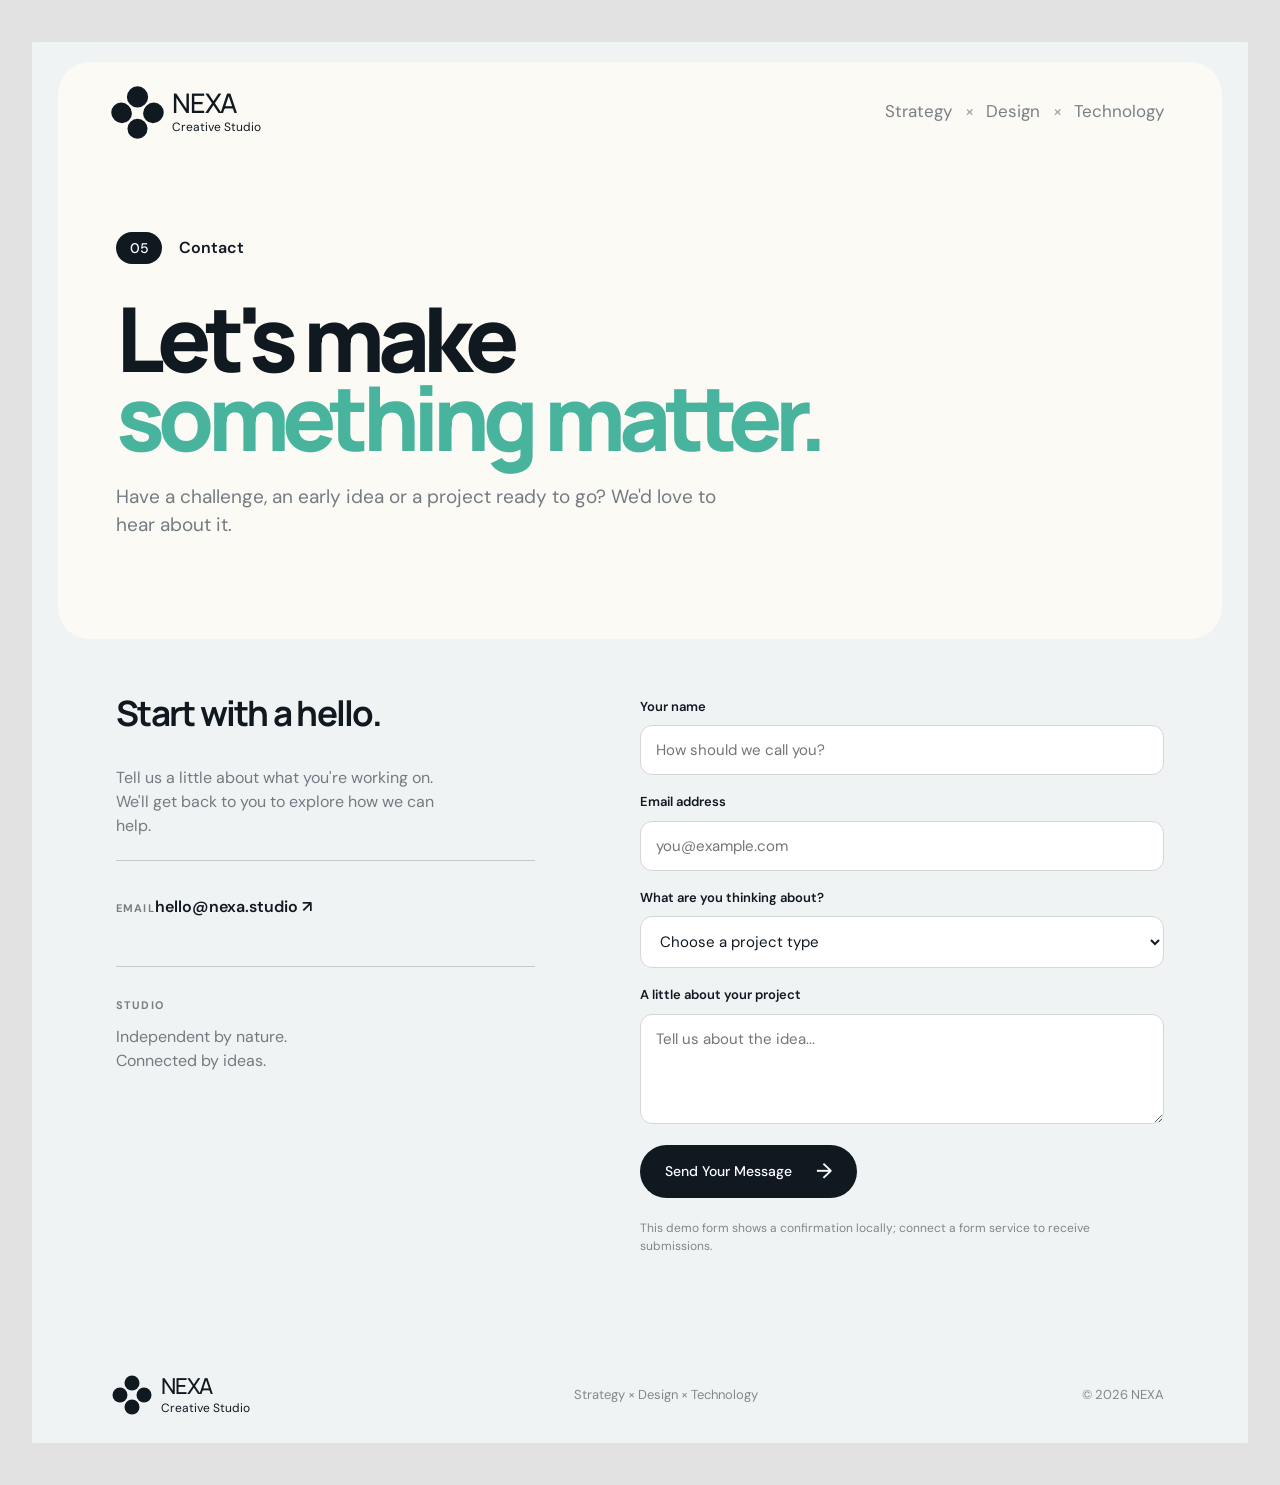
<file: contact.html>
<!DOCTYPE html>
<html lang="en">

<head>
    <meta charset="UTF-8">
    <meta name="viewport" content="width=device-width,initial-scale=1">
    <title>Contact — NEXA</title>
    <link rel="stylesheet" href="css/style.css">
    <link
        href="https://fonts.googleapis.com/css2?family=DM+Sans:wght@400;500;600;700&family=Manrope:wght@400;500;600;700;800&display=swap"
        rel="stylesheet">
    <script defer src="js/main.js"></script>
</head>

<body>
    <div class="site-frame inner-page">
        <header class="topbar"><a class="brand" href="index.html"><span
                    class="brand-mark"><i></i><i></i><i></i><i></i></span><span
                    class="brand-copy"><b>NEXA</b><small>Creative Studio</small></span></a><button class="menu-toggle"
                aria-label="Open navigation" aria-expanded="false">☰</button>
            <nav class="nav"><a href="services.html">Strategy <span>×</span></a><a href="work.html">Design
                    <span>×</span></a><a href="technology.html">Technology</a></nav>
        </header>
        <main>
            <section class="page-hero section-pad">
                <div class="eyebrow">
                    <span class="number">
                        05
                    </span>
                    <span>
                        Contact
                    </span>
                </div>
                <h1>Let's make<br>
                    <em>something matter.</em>
                </h1>
                <p class="lead">
                    Have a challenge, an early idea or a project ready to go? We'd love to hear about it.
                </p>
            </section>
            <section class="contact-layout section-pad">
                <div class="contact-note">
                    <h2>Start with a hello.</h2>
                    <p>Tell us a little about what you're working on. We'll get back to you to explore how we can help.
                    </p>
                    <div class="contact-line"><span>EMAIL</span><a href="mailto:hello@nexa.studio">hello@nexa.studio
                            ↗</a></div>
                    <div class="contact-line"><span>STUDIO</span>
                        <p>Independent by nature.<br>Connected by ideas.</p>
                    </div>
                </div>
                <form class="contact-form" id="contactForm"><label for="name">Your name</label><input id="name"
                        name="name" placeholder="How should we call you?" required><label for="email">Email
                        address</label><input id="email" name="email" type="email" placeholder="you@example.com"
                        required><label for="project">What are you thinking about?</label><select id="project"
                        name="project" required>
                        <option value="">Choose a project type</option>
                        <option>Brand strategy</option>
                        <option>Digital experience</option>
                        <option>Technology</option>
                        <option>Something else</option>
                    </select><label for="message">A little about your project</label><textarea id="message"
                        name="message" rows="4" placeholder="Tell us about the idea..." required></textarea><button
                        class="pill-button" type="submit">Send Your Message <span>→</span></button>
                    <p class="form-note" id="formNote" aria-live="polite">This demo form shows a confirmation locally;
                        connect a form service to receive submissions.</p>
                </form>
            </section>
        </main>
        <footer class="footer"><a class="brand" href="index.html"><span
                    class="brand-mark"><i></i><i></i><i></i><i></i></span><span
                    class="brand-copy"><b>NEXA</b><small>Creative Studio</small></span></a><span>Strategy × Design ×
                Technology</span><span>© <span class="year"></span> NEXA</span></footer>
    </div>
</body>

</html>
</file>
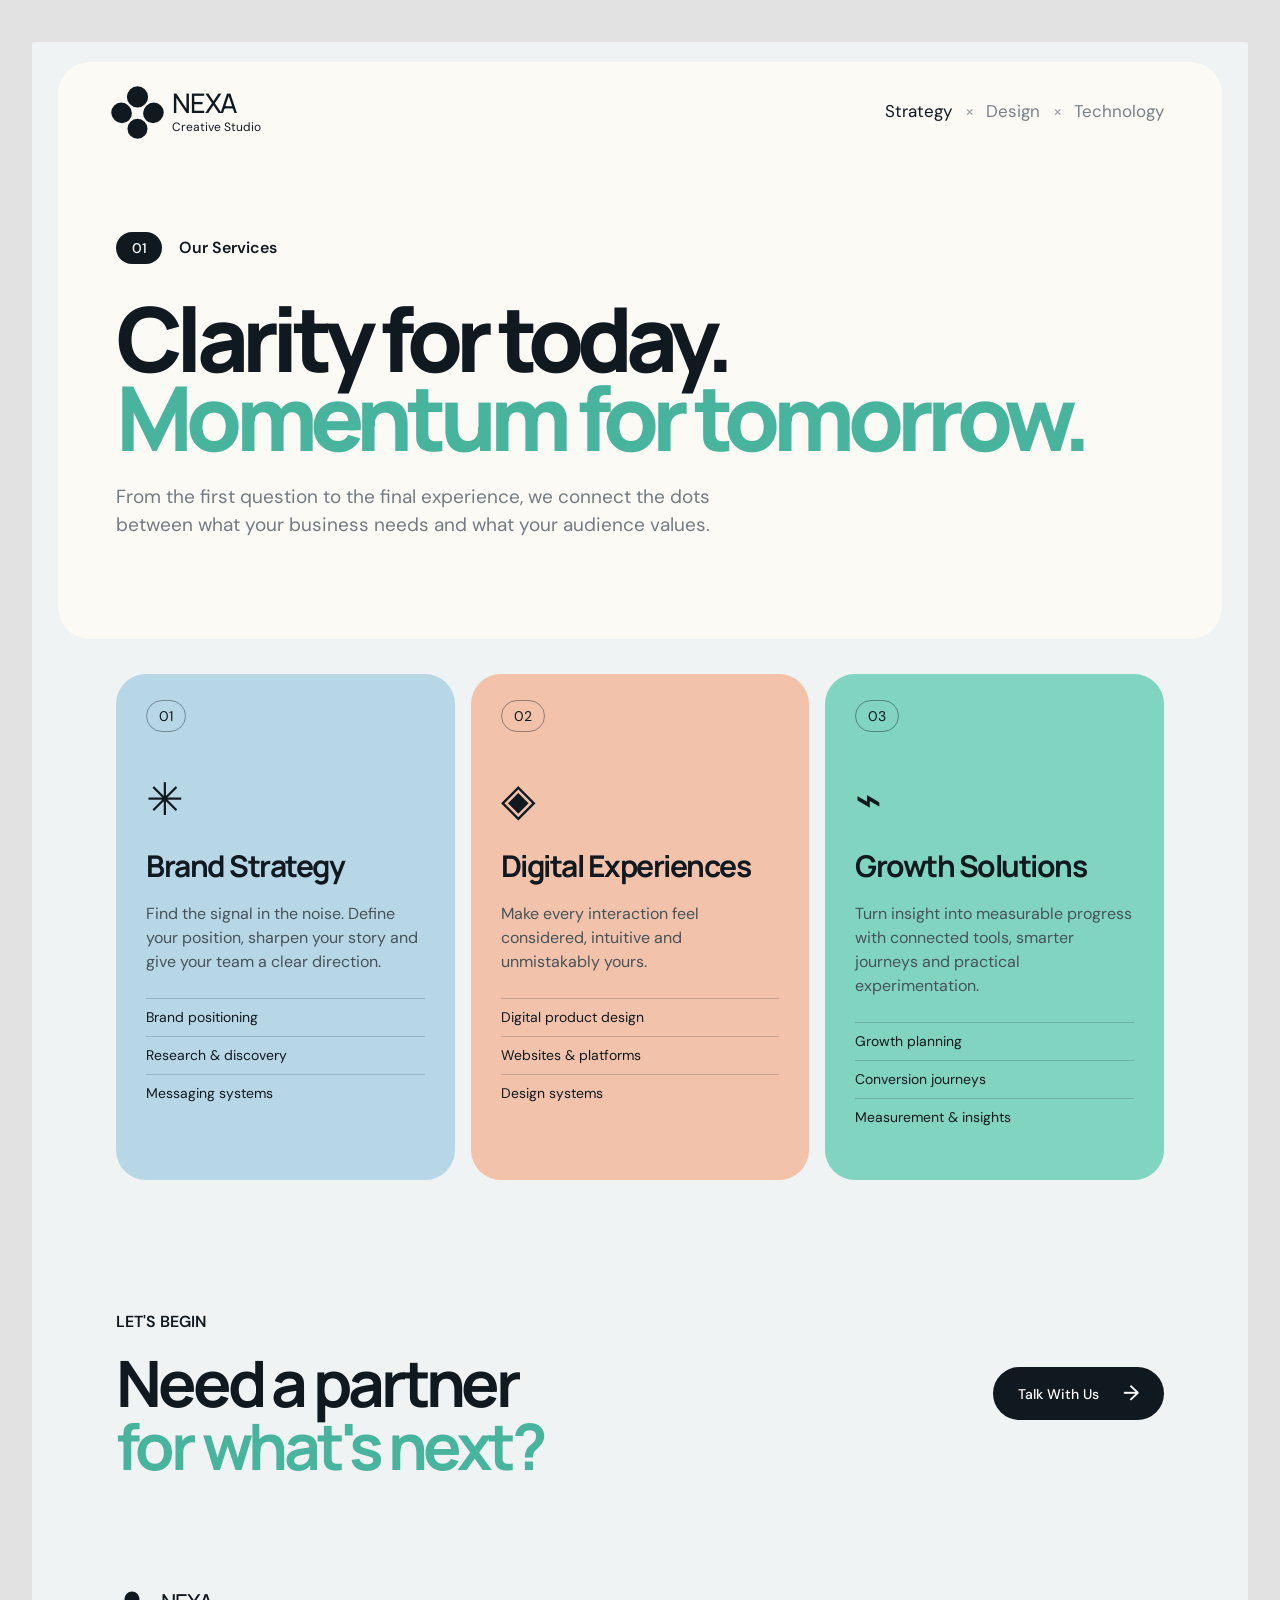
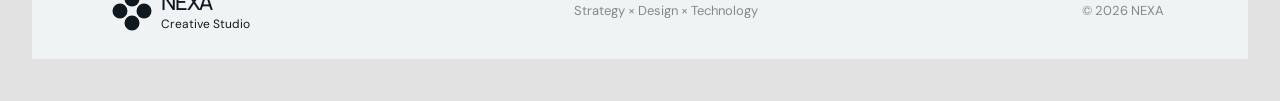
<file: services.html>
<!DOCTYPE html>
<html lang="en">

<head>
    <meta charset="UTF-8">
    <meta name="viewport" content="width=device-width,initial-scale=1">
    <title>Services — NEXA</title>
    <link rel="stylesheet" href="css/style.css">
    <link
        href="https://fonts.googleapis.com/css2?family=DM+Sans:wght@400;500;600;700&family=Manrope:wght@400;500;600;700;800&display=swap"
        rel="stylesheet">
    <script defer src="js/main.js"></script>
</head>

<body>
    <div class="site-frame inner-page">
        <header class="topbar"><a class="brand" href="index.html"><span
                    class="brand-mark"><i></i><i></i><i></i><i></i></span><span
                    class="brand-copy"><b>NEXA</b><small>Creative Studio</small></span></a><button class="menu-toggle"
                aria-label="Open navigation" aria-expanded="false">☰</button>
            <nav class="nav"><a class="active" href="services.html">Strategy <span>×</span></a><a
                    href="work.html">Design <span>×</span></a><a href="technology.html">Technology</a></nav>
        </header>
        <main>
            <section class="page-hero section-pad">
                <div class="eyebrow"><span class="number">01</span><span>Our Services</span></div>
                <h1>Clarity for today.<br><em>Momentum for tomorrow.</em></h1>
                <p class="lead">From the first question to the final experience, we connect the dots between what your
                    business needs and what your audience values.</p>
            </section>
            <section class="service-detail-grid section-pad">
                <article id="strategy" class="detail-card detail-blue"><span class="big-index">01</span><span
                        class="detail-symbol">✳</span>
                    <h2>Brand Strategy</h2>
                    <p>Find the signal in the noise. Define your position, sharpen your story and give your team a clear
                        direction.</p>
                    <ul>
                        <li>Brand positioning</li>
                        <li>Research & discovery</li>
                        <li>Messaging systems</li>
                    </ul>
                </article>
                <article class="detail-card detail-peach"><span class="big-index">02</span><span
                        class="detail-symbol">◈</span>
                    <h2>Digital Experiences</h2>
                    <p>Make every interaction feel considered, intuitive and unmistakably yours.</p>
                    <ul>
                        <li>Digital product design</li>
                        <li>Websites & platforms</li>
                        <li>Design systems</li>
                    </ul>
                </article>
                <article class="detail-card detail-mint"><span class="big-index">03</span><span
                        class="detail-symbol">⌁</span>
                    <h2>Growth Solutions</h2>
                    <p>Turn insight into measurable progress with connected tools, smarter journeys and practical
                        experimentation.</p>
                    <ul>
                        <li>Growth planning</li>
                        <li>Conversion journeys</li>
                        <li>Measurement & insights</li>
                    </ul>
                </article>
            </section>
            <section class="cta section-pad">
                <div><span class="eyebrow">LET'S BEGIN</span>
                    <h2>Need a partner<br><em>for what's next?</em></h2>
                </div><a class="pill-button" href="contact.html">Talk With Us <span>→</span></a>
            </section>
        </main>
        <footer class="footer"><a class="brand" href="index.html"><span
                    class="brand-mark"><i></i><i></i><i></i><i></i></span><span
                    class="brand-copy"><b>NEXA</b><small>Creative Studio</small></span></a><span>Strategy × Design ×
                Technology</span><span>© <span class="year"></span> NEXA</span></footer>
    </div>
</body>

</html>
</file>
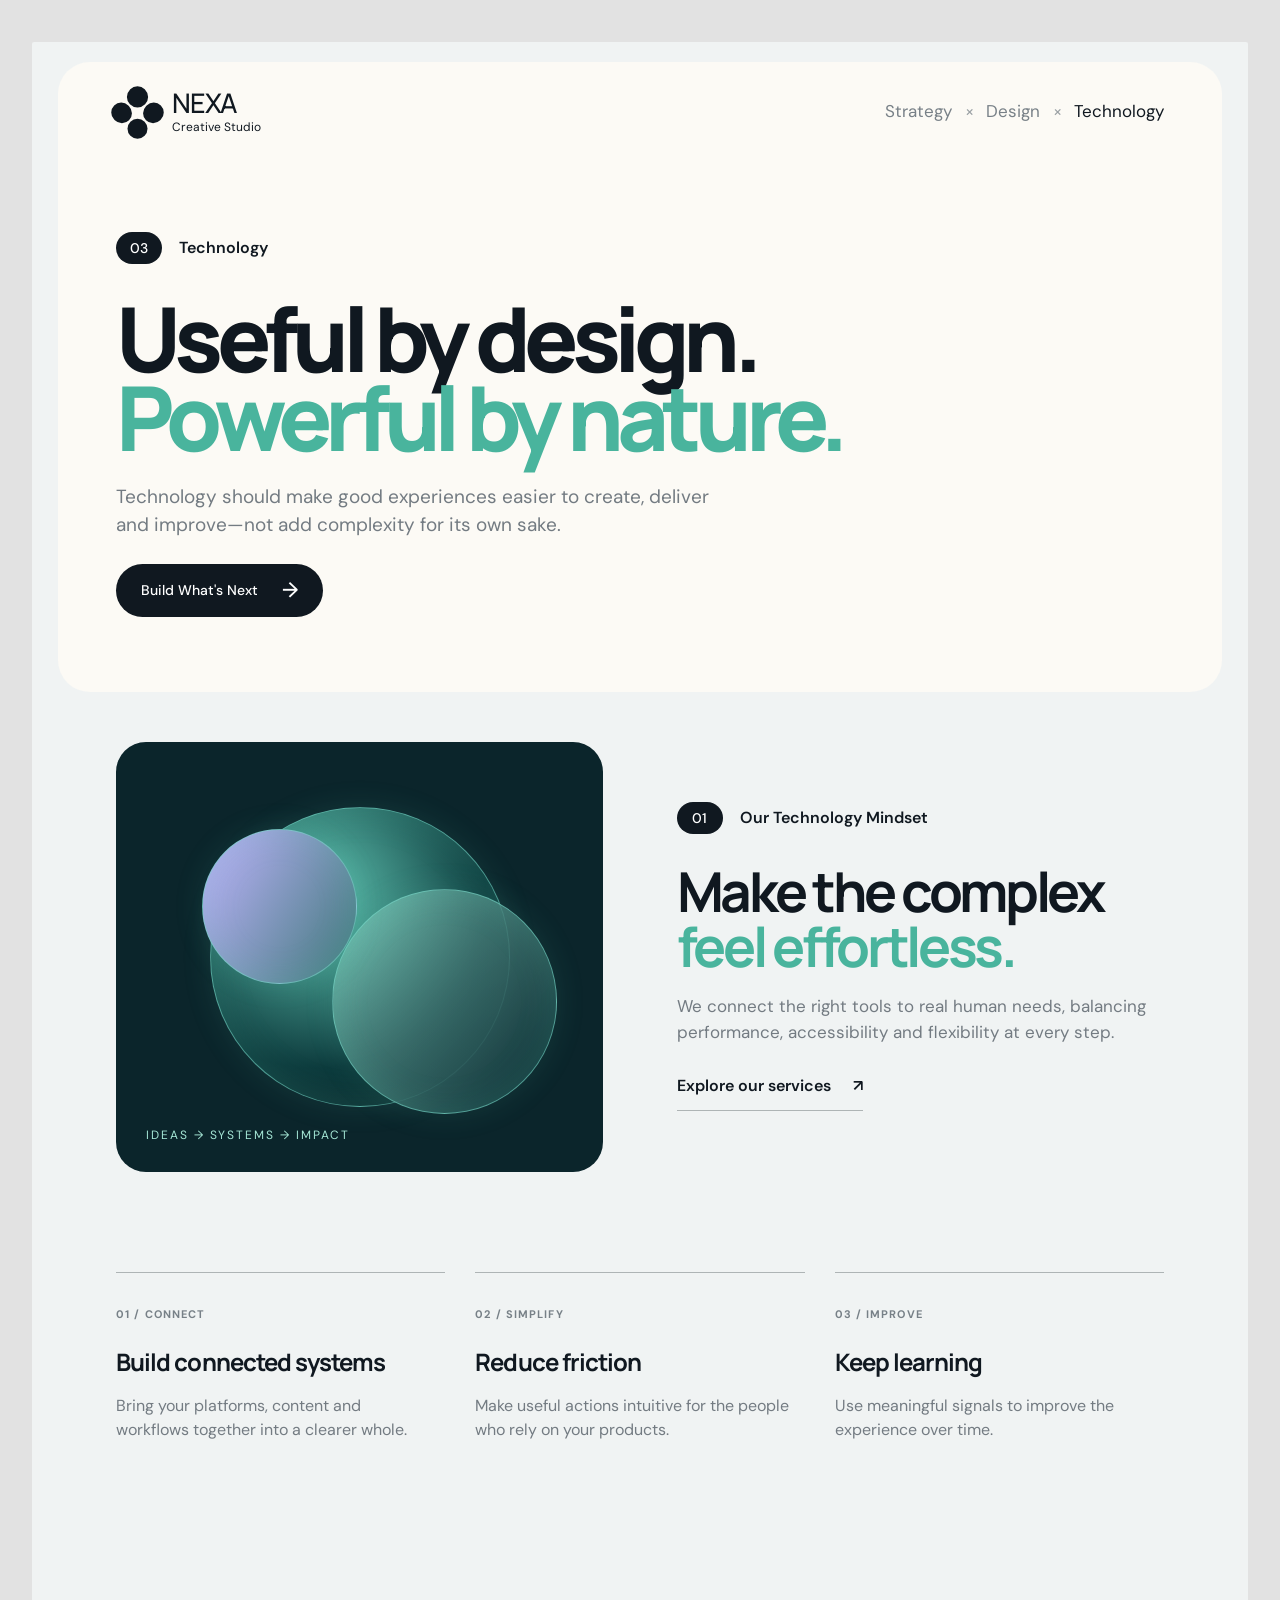
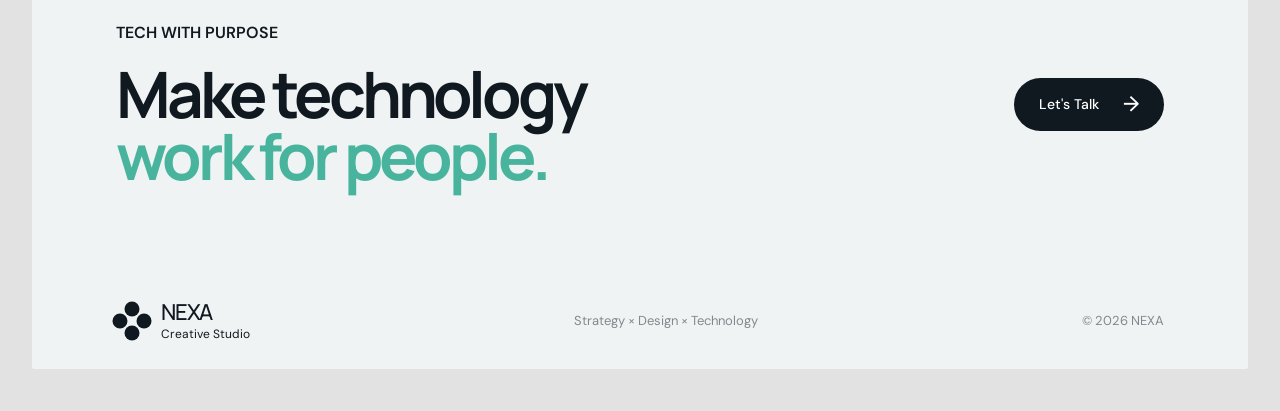
<file: technology.html>
<!DOCTYPE html>
<html lang="en">

<head>
    <meta charset="UTF-8">
    <meta name="viewport" content="width=device-width,initial-scale=1">
    <title>Technology — NEXA</title>
    <link rel="stylesheet" href="css/style.css">
    <link
        href="https://fonts.googleapis.com/css2?family=DM+Sans:wght@400;500;600;700&family=Manrope:wght@400;500;600;700;800&display=swap"
        rel="stylesheet">
    <script defer src="js/main.js"></script>
</head>

<body>
    <div class="site-frame inner-page">
        <header class="topbar"><a class="brand" href="index.html"><span
                    class="brand-mark"><i></i><i></i><i></i><i></i></span><span
                    class="brand-copy"><b>NEXA</b><small>Creative Studio</small></span></a><button class="menu-toggle"
                aria-label="Open navigation" aria-expanded="false">☰</button>
            <nav class="nav"><a href="services.html">Strategy <span>×</span></a><a href="work.html">Design
                    <span>×</span></a><a class="active" href="technology.html">Technology</a></nav>
        </header>
        <main>
            <section class="page-hero section-pad tech-hero">
                <div class="eyebrow"><span class="number">03</span><span>Technology</span></div>
                <h1>Useful by design.<br><em>Powerful by nature.</em></h1>
                <p class="lead">Technology should make good experiences easier to create, deliver and improve—not add
                    complexity for its own sake.</p><a class="pill-button" href="contact.html">Build What's Next
                    <span>→</span></a>
            </section>
            <section class="tech-feature section-pad">
                <div class="tech-art">
                    <div class="orb orb-a"></div>
                    <div class="orb orb-b"></div>
                    <div class="orb orb-c"></div><span>IDEAS → SYSTEMS → IMPACT</span>
                </div>
                <div class="tech-copy">
                    <div class="eyebrow"><span class="number">01</span><span>Our Technology Mindset</span></div>
                    <h2>Make the complex<br><em>feel effortless.</em></h2>
                    <p>We connect the right tools to real human needs, balancing performance, accessibility and
                        flexibility at every step.</p><a class="text-link" href="services.html">Explore our services
                        <span>↗</span></a>
                </div>
            </section>
            <section class="principles section-pad">
                <article><span>01 / CONNECT</span>
                    <h3>Build connected systems</h3>
                    <p>Bring your platforms, content and workflows together into a clearer whole.</p>
                </article>
                <article><span>02 / SIMPLIFY</span>
                    <h3>Reduce friction</h3>
                    <p>Make useful actions intuitive for the people who rely on your products.</p>
                </article>
                <article><span>03 / IMPROVE</span>
                    <h3>Keep learning</h3>
                    <p>Use meaningful signals to improve the experience over time.</p>
                </article>
            </section>
            <section class="cta section-pad">
                <div><span class="eyebrow">TECH WITH PURPOSE</span>
                    <h2>Make technology<br><em>work for people.</em></h2>
                </div><a class="pill-button" href="contact.html">Let's Talk <span>→</span></a>
            </section>
        </main>
        <footer class="footer"><a class="brand" href="index.html"><span
                    class="brand-mark"><i></i><i></i><i></i><i></i></span><span
                    class="brand-copy"><b>NEXA</b><small>Creative Studio</small></span></a><span>Strategy × Design ×
                Technology</span><span>© <span class="year"></span> NEXA</span></footer>
    </div>
</body>

</html>
</file>
<file: css/style.css>
* {
    box-sizing: border-box
}

:root {
    --ink: #101820;
    --muted: #737b82;
    --cream: #fcfaf5;
    --outer: #e2e2e2;
    --mint: #49b49d;
    --night: #0d171e;
    --radius: 34px
}

html {
    scroll-behavior: smooth
}

body {
    margin: 0;
    background: var(--outer);
    color: var(--ink);
    font-family: "DM Sans", sans-serif;
    font-size: 16px;
    line-height: 1.5;
    -webkit-font-smoothing: antialiased
}

.site-frame {
    width: min(1360px, calc(100% - 64px));
    margin: 42px auto;
    background: #f0f3f3;
    padding: 20px 26px 0;
    border-radius: 2px
}

.topbar {
    height: 100px;
    background: var(--cream);
    border-radius: 32px 32px 0 0;
    display: flex;
    align-items: center;
    justify-content: space-between;
    padding: 28px 5%;
    position: relative;
    z-index: 4
}

.brand {
    display: inline-flex;
    align-items: center;
    gap: 13px;
    text-decoration: none;
    color: var(--ink)
}

.brand-mark {
    width: 43px;
    height: 43px;
    display: grid;
    grid-template-columns: 1fr 1fr;
    gap: 2px;
    transform: rotate(45deg)
}

.brand-mark i {
    display: block;
    background: var(--ink);
    border-radius: 50%
}

.brand-copy {
    display: flex;
    flex-direction: column;
    line-height: 1.1
}

.brand-copy b {
    font: 500 27px/1 "Manrope", sans-serif;
    letter-spacing: -1.3px
}

.brand-copy small {
    font-size: 12px;
    margin-top: 5px
}

.nav {
    display: flex;
    gap: 12px;
    align-items: center
}

.nav a {
    font-size: 17px;
    text-decoration: none;
    color: #788087;
    transition: color .2s
}

.nav a:hover,
.nav a.active {
    color: var(--ink)
}

.nav a span {
    padding-left: 8px;
    color: #9aa0a4
}

.menu-toggle {
    display: none;
    border: 0;
    background: none;
    font-size: 28px;
    color: var(--ink)
}

.section-pad {
    padding: 50px 5%
}

.hero {
    background: var(--cream);
    display: grid;
    grid-template-columns: .92fr 1.8fr;
    gap: 5%;
    padding-top: 18px;
    padding-bottom: 31px;
    min-height: 650px;
    border-radius: 0 0 32px 32px
}

.hero-copy {
    display: flex;
    flex-direction: column;
    align-items: flex-start;
    padding-top: 34px
}

.eyebrow {
    display: flex;
    align-items: center;
    gap: 17px;
    font-weight: 600;
    font-size: 16px
}

.number {
    background: var(--ink);
    color: white;
    border-radius: 99px;
    min-width: 46px;
    height: 32px;
    display: inline-flex;
    align-items: center;
    justify-content: center;
    font-size: 14px;
    font-weight: 500
}

.hero h1,
.page-hero h1 {
    font-family: "Manrope", sans-serif;
    font-weight: 800;
    font-size: clamp(54px, 6.1vw, 92px);
    letter-spacing: -.075em;
    line-height: .88;
    margin: 36px 0 25px
}

.hero h1 em,
.page-hero h1 em,
.statement h2 em,
.cta h2 em,
.tech-copy h2 em,
.about-text h2 em {
    font-style: normal;
    color: var(--mint)
}

.lead {
    font-size: 18px;
    line-height: 1.5;
    color: var(--muted);
    max-width: 365px;
    margin: 0 0 24px
}

.pill-button {
    display: inline-flex;
    align-items: center;
    justify-content: space-between;
    gap: 24px;
    border: 0;
    border-radius: 100px;
    padding: 16px 25px;
    background: var(--ink);
    color: #fff;
    text-decoration: none;
    font: 500 14px "DM Sans", sans-serif;
    transition: transform .2s, background .2s;
    cursor: pointer
}

.pill-button:hover {
    transform: translateY(-2px);
    background: #263943
}

.pill-button span {
    font-size: 21px;
    line-height: 1
}

.trusted {
    display: flex;
    align-items: center;
    gap: 15px;
    margin-top: auto;
    padding-top: 28px;
    color: #8a9095;
    font-size: 13px;
    line-height: 1.35
}

.avatars {
    display: flex;
    padding-left: 3px
}

.avatars img {
    width: 40px;
    height: 40px;
    object-fit: cover;
    border-radius: 50%;
    border: 2px solid var(--cream);
    margin-left: -4px
}

.service-cards {
    display: grid;
    grid-template-columns: repeat(3, minmax(0, 1fr));
    gap: 14px;
    min-width: 0;
}

/* .service-card {
    min-height: 450px;
    border-radius: 33px;
    position: relative;
    overflow: hidden;
    text-decoration: none;
    color: white;
    background: #111c24;
    display: flex;
    flex-direction: column;
    justify-content: space-between;
    padding: 18px 23px 23px;
    height: 470px;
    isolation: isolate
} */

.service-card {
    min-width: 0;
    min-height: 480px;
    border-radius: 33px;
    position: relative;
    overflow: hidden;
    text-decoration: none;
    color: white;
    background: #111c24;
    display: flex;
    flex-direction: column;
    justify-content: space-between;
    padding: 18px 23px 23px;
    height: 550px;
    isolation: isolate;
}

.service-card:before {
    content: "";
    position: absolute;
    inset: 0;
    z-index: -2;
    background-image: url("../assets/service-triptych.png");
    background-size: cover;
    background-position: center;
    background-repeat: no-repeat;
    transition: transform .5s
}

.service-card:hover:before {
    transform: scale(1.045)
}

.card-blue:before {
    background-position: left center
}

.card-peach:before {
    background-position: center center
}

.card-mint:before {
    background-position: right center
}

.service-card:after {
    content: "";
    position: absolute;
    inset: 30% 0 0;
    z-index: -1;
    background: linear-gradient(transparent, rgba(3, 11, 16, .92) 83%)
}

.icon-bubble {
    height: 67px;
    width: 67px;
    border-radius: 50%;
    background: #071018;
    color: white;
    display: grid;
    place-items: center;
    font-size: 31px;
    border: 1px solid #ffffff20
}

.card-text h2 {
    font-size: 25px;
    line-height: 1.13;
    letter-spacing: -.04em;
    margin: 0 0 10px;
    font-weight: 600
}

.card-text p {
    font-size: 16px;
    line-height: 1.45;
    margin: 0;
    color: #f2f3f2
}

.approach {
    background: var(--night);
    color: #f8f8f5;
    margin-top: 20px;
    border-radius: 32px;
    display: grid;
    grid-template-columns: .82fr 1.5fr;
    gap: 5%;
    min-height: 490px
}

.light .number {
    background: #f8f8f5;
    color: var(--ink)
}

.approach-intro h2 {
    font: 700 clamp(42px, 4vw, 62px)/.98 "Manrope", sans-serif;
    letter-spacing: -.065em;
    margin: 35px 0 18px
}

.approach-intro p {
    color: #aab2b7;
    max-width: 310px;
    margin-bottom: 24px
}

.light-button {
    background: #f8f8f5;
    color: var(--ink)
}

.light-button:hover {
    background: #dce9e5
}

.approach-visual {
    display: grid;
    grid-template-columns: 1fr 1fr;
    grid-template-rows: 1fr 1fr;
    gap: 13px;
    min-height: 350px
}

.portrait-panel {
    grid-row: span 2;
    border-radius: 29px;
    overflow: hidden;
    background: #a5a8a7
}

.portrait-panel img {
    width: 100%;
    height: 100%;
    object-fit: cover;
    object-position: center
}

.step-card {
    position: relative;
    border-radius: 28px;
    padding: 25px 26px;
    text-decoration: none;
    color: var(--ink);
    display: flex;
    flex-direction: column;
    justify-content: center;
    min-height: 170px;
    overflow: hidden
}

.discover {
    background: #c6b6fa
}

.design {
    background: #202d3b;
    color: #f8f8f5
}

.step-icon {
    font-size: 32px
}

.step-no {
    position: absolute;
    right: 22px;
    top: 17px;
    font-size: 27px;
    opacity: .28
}

.step-card h3 {
    font-size: 23px;
    letter-spacing: -.04em;
    margin: 15px 0 4px
}

.step-card p {
    margin: 0;
    max-width: 220px;
    font-size: 15px;
    line-height: 1.4
}

.step-arrow {
    position: absolute;
    right: 23px;
    bottom: 17px
}

.statement {
    display: grid;
    grid-template-columns: .65fr 1.5fr;
    gap: 6%;
    padding-top: 100px;
    padding-bottom: 90px
}

.statement-content h2 {
    font: 700 clamp(34px, 4.5vw, 61px)/1.06 "Manrope", sans-serif;
    letter-spacing: -.06em;
    margin: 0 0 22px
}

.statement-content p {
    max-width: 540px;
    color: var(--muted);
    font-size: 18px
}

.text-link {
    display: inline-flex;
    gap: 22px;
    align-items: center;
    color: var(--ink);
    font-weight: 600;
    text-decoration: none;
    border-bottom: 1px solid #aeb4b5;
    padding: 12px 0
}

.metrics {
    display: grid;
    grid-template-columns: repeat(4, 1fr);
    background: #d9e9e4;
    border-radius: 26px;
    padding: 34px 5%;
    gap: 20px
}

.metrics div {
    display: flex;
    flex-direction: column;
    gap: 5px
}

.metrics strong {
    font: 700 40px "Manrope", sans-serif;
    letter-spacing: -.06em
}

.metrics span {
    font-size: 14px;
    color: #677873
}

.cta {
    display: flex;
    align-items: center;
    justify-content: space-between;
    gap: 30px;
    padding-top: 85px;
    padding-bottom: 85px
}

.cta h2 {
    font: 700 clamp(42px, 5vw, 70px)/.98 "Manrope", sans-serif;
    letter-spacing: -.065em;
    margin: 18px 0 0
}

.footer {
    padding: 28px 5%;
    display: flex;
    align-items: center;
    justify-content: space-between;
    gap: 20px;
    color: #82898e;
    font-size: 13px
}

.footer .brand-copy b {
    font-size: 22px
}

.footer .brand-mark {
    width: 32px;
    height: 32px
}

.inner-page .topbar {
    border-radius: 32px 32px 0 0
}

.page-hero {
    background: var(--cream);
    padding-top: 70px;
    padding-bottom: 75px;
    border-radius: 0 0 32px 32px
}

.page-hero h1 {
    font-size: clamp(54px, 7vw, 94px);
    max-width: 980px;
    margin: 35px 0 26px
}

.page-hero .lead {
    max-width: 600px;
    font-size: 19px
}

.service-detail-grid {
    display: grid;
    grid-template-columns: repeat(3, 1fr);
    gap: 16px;
    padding-top: 35px;
    padding-bottom: 45px
}

.detail-card {
    border-radius: 30px;
    min-height: 420px;
    padding: 30px;
    position: relative;
    overflow: hidden
}

.detail-blue {
    background: #b8d7e6
}

.detail-peach {
    background: #f2c2aa
}

.detail-mint {
    background: #80d4c0
}

.big-index {
    font-size: 14px;
    border: 1px solid #17212970;
    border-radius: 100px;
    padding: 6px 12px
}

.detail-symbol {
    display: block;
    font-size: 45px;
    margin-top: 38px
}

.detail-card h2 {
    font: 700 30px "Manrope", sans-serif;
    letter-spacing: -.05em;
    margin: 12px 0
}

.detail-card p {
    color: #46535a;
    max-width: 310px
}

.detail-card ul {
    list-style: none;
    padding: 0;
    margin-top: 24px;
    font-size: 14px
}

.detail-card li {
    padding: 8px 0;
    border-top: 1px solid #14212b30
}

.work-grid {
    display: grid;
    grid-template-columns: 1fr 1fr;
    gap: 18px;
    padding-top: 35px
}

.work-card {
    background: #fff;
    border-radius: 28px;
    overflow: hidden;
    text-decoration: none;
    color: var(--ink)
}

.work-card img {
    width: 100%;
    height: 290px;
    object-fit: cover;
    display: block;
    transition: transform .4s
}

.work-card:hover img {
    transform: scale(1.025)
}

.work-card div {
    padding: 24px 27px 29px
}

.work-card span,
.contact-line span,
.principles article>span {
    font-size: 11px;
    letter-spacing: .1em;
    color: #778087;
    font-weight: 700
}

.work-card h2 {
    font: 700 26px "Manrope", sans-serif;
    letter-spacing: -.05em;
    margin: 10px 0 5px
}

.work-card p {
    color: var(--muted);
    margin: 0
}

.tech-hero {
    background: var(--cream)
}

.tech-feature {
    display: grid;
    grid-template-columns: 1fr 1fr;
    gap: 7%;
    align-items: center
}

.tech-art {
    height: 430px;
    background: #0b252b;
    border-radius: 30px;
    position: relative;
    overflow: hidden;
    display: grid;
    place-items: center;
    color: #a5e7d6;
    font-size: 12px;
    letter-spacing: .16em
}

.orb {
    position: absolute;
    border-radius: 50%;
    border: 1px solid #74d4c4a0;
    box-shadow: inset 0 0 35px #53bda333, 0 0 30px #53bda322
}

.orb-a {
    width: 300px;
    height: 300px;
    background: radial-gradient(circle at 35% 30%, #62c9b6, #0d3b3d 60%, #07171c)
}

.orb-b {
    width: 225px;
    height: 225px;
    transform: translate(85px, 45px);
    background: linear-gradient(130deg, #92e2d1aa, #092a30)
}

.orb-c {
    width: 155px;
    height: 155px;
    transform: translate(-80px, -50px);
    background: linear-gradient(120deg, #c1b5ff, #3d7778)
}

.tech-art>span {
    position: absolute;
    bottom: 28px;
    left: 30px
}

.tech-copy h2,
.about-text h2 {
    font: 700 clamp(38px, 4.3vw, 59px)/1 "Manrope", sans-serif;
    letter-spacing: -.06em;
    margin: 30px 0 20px
}

.tech-copy p,
.about-text p {
    color: var(--muted);
    font-size: 17px;
    max-width: 480px
}

.principles {
    display: grid;
    grid-template-columns: repeat(3, 1fr);
    gap: 30px
}

.principles article {
    padding: 28px 0;
    border-top: 1px solid #aeb4b5
}

.principles h3 {
    font: 700 24px "Manrope", sans-serif;
    letter-spacing: -.04em;
    margin: 20px 0 8px
}

.principles p {
    color: var(--muted);
    max-width: 320px
}

.about-band {
    display: grid;
    grid-template-columns: 1.05fr 1fr;
    gap: 7%;
    align-items: center
}

.about-image {
    height: 430px;
    border-radius: 30px;
    overflow: hidden
}

.about-image img {
    width: 100%;
    height: 100%;
    object-fit: cover
}

.contact-layout {
    display: grid;
    grid-template-columns: .8fr 1fr;
    gap: 10%;
    padding-top: 50px;
    padding-bottom: 80px
}

.contact-note h2 {
    font: 700 35px "Manrope", sans-serif;
    letter-spacing: -.05em;
    margin-top: 0
}

.contact-note>p {
    color: var(--muted);
    max-width: 330px
}

.contact-line {
    padding: 25px 0;
    border-top: 1px solid #c5c9c8;
    margin-top: 22px
}

.contact-line a {
    display: inline-block;
    margin-top: 9px;
    color: var(--ink);
    font-weight: 600;
    text-decoration: none
}

.contact-line p {
    margin: 9px 0 0;
    color: var(--muted)
}

.contact-form {
    display: flex;
    flex-direction: column;
    gap: 9px
}

.contact-form label {
    font-size: 13px;
    font-weight: 600;
    margin-top: 8px
}

.contact-form input,
.contact-form select,
.contact-form textarea {
    font: 15px "DM Sans", sans-serif;
    width: 100%;
    border: 1px solid #d4d7d5;
    border-radius: 12px;
    background: #fff;
    padding: 14px 15px;
    color: var(--ink);
    outline: none
}

.contact-form input:focus,
.contact-form select:focus,
.contact-form textarea:focus {
    border-color: #50ad9b;
    box-shadow: 0 0 0 3px #50ad9b20
}

.contact-form textarea {
    resize: vertical
}

.contact-form .pill-button {
    margin-top: 12px;
    align-self: flex-start
}

.form-note {
    font-size: 12px;
    color: #7e878a
}

.form-note.success {
    color: #16856d;
    font-weight: 600
}

@media(max-width:1050px) {
    .site-frame {
        width: calc(100% - 32px);
        margin: 20px auto;
        padding: 12px 12px 0
    }

    .hero {
        grid-template-columns: .78fr 1.5fr;
        gap: 3%;
        padding-left: 4%;
        padding-right: 4%
    }

    .service-card {
        min-height: 460px;
        padding: 15px
    }

    .card-text h2 {
        font-size: 21px
    }

    .card-text p {
        font-size: 14px
    }

    .icon-bubble {
        width: 56px;
        height: 56px
    }

    .approach {
        grid-template-columns: .75fr 1.3fr;
        gap: 3%;
        padding-left: 4%;
        padding-right: 4%
    }

    .section-pad {
        padding-left: 4%;
        padding-right: 4%
    }

    .statement {
        grid-template-columns: .55fr 1.4fr
    }

    .topbar {
        padding-left: 4%;
        padding-right: 4%
    }
}

@media(max-width:760px) {
    body {
        font-size: 15px
    }

    .site-frame {
        width: 100%;
        margin: 0;
        padding: 0;
        background: #f0f3f3
    }

    .topbar {
        height: 84px;
        padding: 18px 6%;
        border-radius: 0
    }

    .brand-mark {
        width: 35px;
        height: 35px
    }

    .brand-copy b {
        font-size: 23px
    }

    .menu-toggle {
        display: block;
        cursor: pointer
    }

    .nav {
        display: none;
        position: absolute;
        top: 72px;
        left: 4%;
        right: 4%;
        padding: 20px;
        background: var(--cream);
        border: 1px solid #e7e8e3;
        border-radius: 18px;
        box-shadow: 0 15px 30px #10182015;
        flex-direction: column;
        align-items: stretch;
        gap: 16px
    }

    .nav.open {
        display: flex
    }

    .nav a {
        padding: 5px
    }

    .hero {
        grid-template-columns: 1fr;
        padding: 32px 6% 28px;
        gap: 32px;
        border-radius: 0 0 25px 25px
    }

    .hero-copy {
        padding-top: 5px
    }

    .hero h1 {
        font-size: clamp(60px, 16vw, 88px);
        margin: 30px 0 20px
    }

    .lead {
        font-size: 16px
    }

    .trusted {
        margin-top: 8px
    }

    .service-cards {
        gap: 10px
    }

    .service-card {
        min-height: 330px;
        border-radius: 23px;
        padding: 12px
    }

    .service-card:after {
        inset: 20% 0 0
    }

    .icon-bubble {
        width: 43px;
        height: 43px;
        font-size: 22px
    }

    .card-text h2 {
        font-size: clamp(15px, 3.5vw, 22px)
    }

    .card-text p {
        font-size: 12px
    }

    .approach {
        grid-template-columns: 1fr;
        margin: 12px 0 0;
        border-radius: 25px;
        padding: 36px 6%;
        gap: 30px
    }

    .approach-intro h2 {
        font-size: 52px;
        margin: 28px 0 16px
    }

    .approach-visual {
        min-height: 340px
    }

    .portrait-panel {
        border-radius: 22px
    }

    .step-card {
        padding: 17px;
        border-radius: 20px
    }

    .step-card h3 {
        font-size: 19px
    }

    .step-card p {
        font-size: 13px
    }

    .step-no {
        right: 14px;
        top: 12px;
        font-size: 20px
    }

    .statement {
        grid-template-columns: 1fr;
        gap: 25px;
        padding-top: 65px;
        padding-bottom: 55px
    }

    .statement-content h2 {
        font-size: 39px
    }

    .statement-content p {
        font-size: 16px
    }

    .metrics {
        grid-template-columns: 1fr 1fr;
        margin: 0 12px;
        padding: 26px;
        border-radius: 22px
    }

    .metrics strong {
        font-size: 34px
    }

    .cta {
        padding-top: 60px;
        padding-bottom: 60px;
        align-items: flex-start;
        flex-direction: column
    }

    .cta h2 {
        font-size: 48px
    }

    .footer {
        padding: 25px 6%;
        flex-wrap: wrap
    }

    .footer>span:nth-child(2) {
        display: none
    }

    .page-hero {
        padding: 55px 6%;
        border-radius: 0 0 25px 25px
    }

    .page-hero h1 {
        font-size: clamp(48px, 12vw, 72px)
    }

    .service-detail-grid {
        grid-template-columns: 1fr;
        padding: 18px 6% 35px
    }

    .detail-card {
        min-height: 340px
    }

    .detail-symbol {
        margin-top: 20px
    }

    .work-grid {
        grid-template-columns: 1fr;
        padding: 20px 6% 35px
    }

    .work-card img {
        height: 230px
    }

    .tech-feature,
    .about-band,
    .contact-layout {
        grid-template-columns: 1fr;
        padding: 35px 6%;
        gap: 35px
    }

    .tech-art {
        height: 320px
    }

    .tech-copy h2,
    .about-text h2 {
        font-size: 43px
    }

    .about-image {
        height: 300px
    }

    .principles {
        grid-template-columns: 1fr;
        gap: 0;
        padding: 25px 6%
    }

    .principles article {
        padding: 23px 0
    }

    .contact-layout {
        padding-top: 25px;
        padding-bottom: 50px
    }

    .contact-form .pill-button {
        width: 100%
    }
}

@media(max-width:420px) {
    .service-cards {
        grid-template-columns: 1fr
    }

    .service-card {
        min-height: 330px;
        padding: 18px
    }

    .card-text h2 {
        font-size: 25px
    }

    .card-text p {
        font-size: 15px
    }

    .service-card:before {
        background-size: 300% 100%
    }

    .approach-visual {
        grid-template-columns: .9fr 1fr;
        grid-template-rows: 1fr 1fr;
        min-height: 300px
    }

    .step-card {
        padding: 13px
    }

    .step-card h3 {
        font-size: 17px
    }

    .step-card p {
        font-size: 12px
    }

    .step-icon {
        font-size: 24px
    }

    .footer {
        font-size: 11px
    }

    .footer .brand-copy b {
        font-size: 20px
    }
}
</file>
